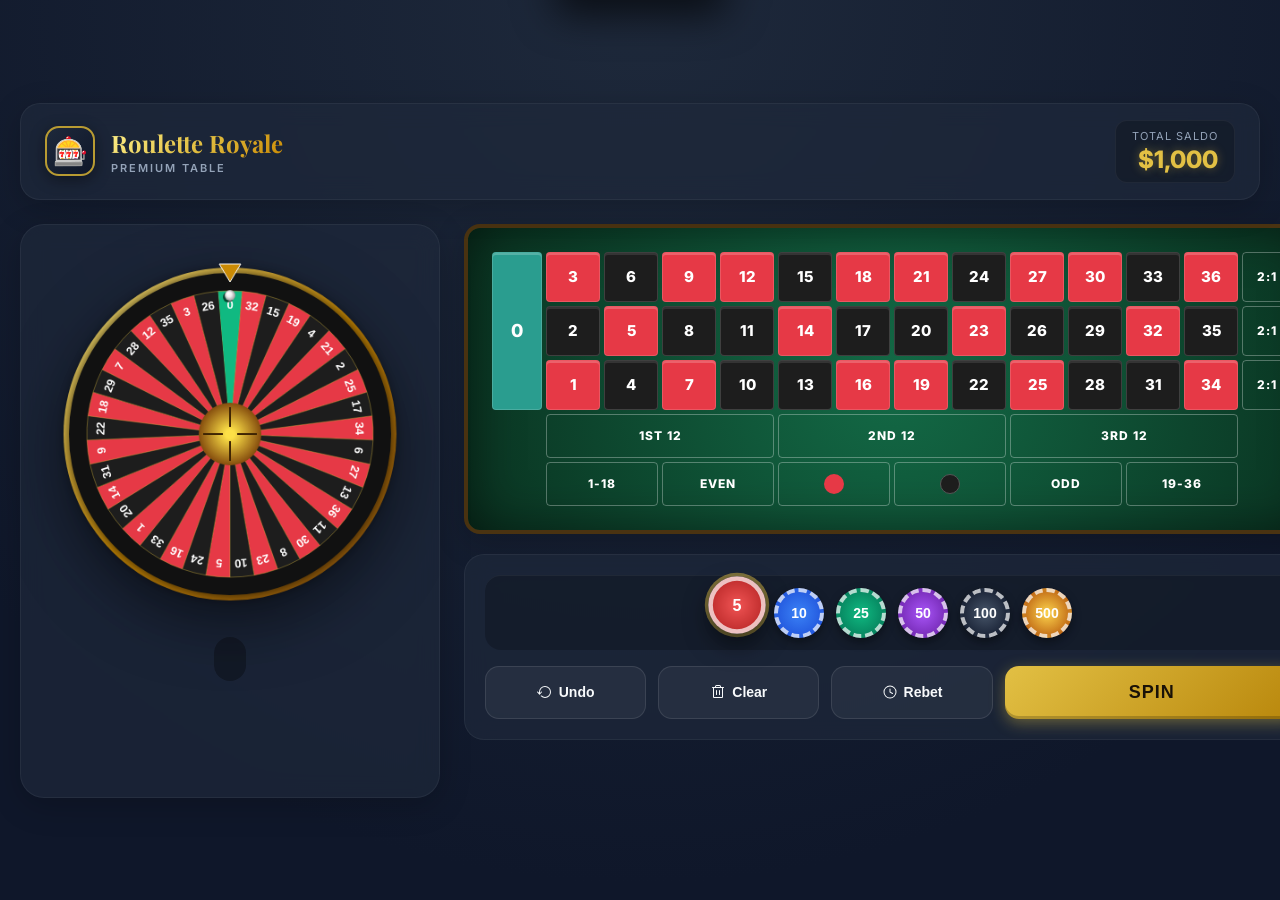
<file: public/assets/aistudio/roulette_royale_premium_ui_424d5f77.html>
<!DOCTYPE html>
<html lang="id">
<head>
<meta charset="UTF-8">
<meta name="viewport" content="width=device-width, initial-scale=1.0, maximum-scale=1.0, user-scalable=no">
<title>Roulette Royale | Premium</title>
<link href="https://fonts.googleapis.com/css2?family=Inter:wght@400;600;800&family=Playfair+Display:ital,wght@1,700&display=swap" rel="stylesheet">
<style>
  :root {
    --gold: #e2c044;
    --gold-dim: #b89b32;
    --red: #e63946;
    --red-dark: #b32632;
    --green: #2a9d8f;
    --green-dark: #1e7066;
    --black: #1d1d1d;
    --bg-dark: #0f172a;
    --bg-table: #1e293b;
    --text-main: #f8fafc;
    --text-muted: #94a3b8;
    --panel-bg: rgba(30, 41, 59, 0.7);
    --border-glow: rgba(226, 192, 68, 0.3);
    
    --shadow-soft: 0 8px 32px rgba(0, 0, 0, 0.2);
    --shadow-neon: 0 0 15px var(--border-glow);
  }

  * { box-sizing: border-box; margin: 0; padding: 0; user-select: none; }
  
  body {
    font-family: 'Inter', sans-serif;
    background: radial-gradient(circle at 50% 0%, #1e293b 0%, var(--bg-dark) 80%);
    color: var(--text-main);
    min-height: 100vh;
    padding: 20px;
    display: flex;
    justify-content: center;
    align-items: center;
    overflow-x: hidden;
  }

  .app-container {
    width: 100%;
    max-width: 1280px;
    display: flex;
    flex-direction: column;
    gap: 24px;
  }

  /* ================= HEADER ================= */
  .header {
    display: flex;
    justify-content: space-between;
    align-items: center;
    padding: 16px 24px;
    background: var(--panel-bg);
    border: 1px solid rgba(255,255,255,0.05);
    border-radius: 20px;
    backdrop-filter: blur(12px);
    -webkit-backdrop-filter: blur(12px);
    box-shadow: var(--shadow-soft);
  }

  .brand { display: flex; align-items: center; gap: 16px; }
  .logo {
    width: 50px; height: 50px;
    display: flex; align-items: center; justify-content: center;
    font-size: 28px;
    background: linear-gradient(135deg, #1e293b, #0f172a);
    border: 2px solid var(--gold-dim);
    border-radius: 14px;
    box-shadow: 0 4px 15px rgba(0,0,0,0.4);
  }
  .brand h1 {
    font-family: 'Playfair Display', serif;
    font-size: 24px;
    background: linear-gradient(135deg, #fef08a, var(--gold), #ca8a04);
    -webkit-background-clip: text;
    background-clip: text;
    -webkit-text-fill-color: transparent;
    margin-bottom: 2px;
  }
  .brand p { font-size: 11px; color: var(--text-muted); letter-spacing: 2px; text-transform: uppercase; font-weight: 600; }
  
  .balance-card {
    text-align: right;
    background: rgba(0,0,0,0.2);
    padding: 8px 16px;
    border-radius: 12px;
    border: 1px solid rgba(255,255,255,0.05);
  }
  .balance-label { display: block; font-size: 11px; color: var(--text-muted); text-transform: uppercase; letter-spacing: 1px; margin-bottom: 2px; }
  .balance-amount { font-size: 24px; font-weight: 800; color: var(--gold); text-shadow: 0 0 10px rgba(226, 192, 68, 0.4); }

  /* ================= MAIN LAYOUT ================= */
  .main-content {
    display: grid;
    grid-template-columns: 420px 1fr;
    gap: 24px;
    align-items: stretch;
  }

  /* ================= WHEEL PANEL ================= */
  .wheel-section {
    background: var(--panel-bg);
    border: 1px solid rgba(255,255,255,0.05);
    border-radius: 24px;
    padding: 30px;
    backdrop-filter: blur(12px);
    display: flex;
    flex-direction: column;
    align-items: center;
    position: relative;
    box-shadow: var(--shadow-soft);
  }

  .wheel-wrapper {
    position: relative;
    width: 100%;
    max-width: 360px;
    aspect-ratio: 1;
    filter: drop-shadow(0 20px 30px rgba(0, 0, 0, 0.5));
  }
  canvas#wheel { width: 100%; height: 100%; display: block; }

  /* ================= HISTORY & RESULT ================= */
  .history-tray {
    display: flex;
    gap: 8px;
    margin-top: 24px;
    padding: 10px 16px;
    background: rgba(0,0,0,0.3);
    border-radius: 100px;
    min-height: 44px;
    overflow: hidden;
  }
  .history-badge {
    width: 28px; height: 28px;
    border-radius: 50%;
    display: flex; align-items: center; justify-content: center;
    font-size: 11px; font-weight: 800; color: #fff;
    box-shadow: 0 2px 5px rgba(0,0,0,0.5);
    animation: slideIn 0.3s cubic-bezier(0.34, 1.56, 0.64, 1);
  }
  .history-badge.red { background: linear-gradient(135deg, var(--red), var(--red-dark)); }
  .history-badge.black { background: linear-gradient(135deg, #333, var(--black)); }
  .history-badge.green { background: linear-gradient(135deg, var(--green), var(--green-dark)); }
  @keyframes slideIn { from { opacity: 0; transform: translateX(-20px); } to { opacity: 1; transform: translateX(0); } }

  .result-display {
    text-align: center;
    margin-top: 16px;
    height: 70px;
    display: flex; flex-direction: column; align-items: center; justify-content: center;
    opacity: 0; transform: translateY(10px);
    transition: all 0.4s ease;
  }
  .result-display.show { opacity: 1; transform: translateY(0); }
  .win-number-badge {
    display: inline-flex; align-items: center; justify-content: center;
    width: 44px; height: 44px;
    border-radius: 12px;
    font-size: 20px; font-weight: 800; color: #fff;
    margin-bottom: 4px;
    box-shadow: 0 4px 15px rgba(0,0,0,0.3);
  }
  .win-msg { font-size: 14px; font-weight: 600; color: var(--text-muted); }
  .win-msg.win-active { color: var(--gold); text-shadow: 0 0 10px rgba(226, 192, 68, 0.4); font-size: 16px; }

  /* ================= BETTING PANEL ================= */
  .bet-section {
    display: flex;
    flex-direction: column;
    gap: 20px;
  }

  .table-container {
    background: #0f4f34; /* Classic Casino Green Felt */
    background-image: radial-gradient(circle, #136a46 0%, #0a3321 100%);
    border: 4px solid #4a3311; /* Wood edge */
    border-radius: 16px;
    padding: 24px;
    box-shadow: inset 0 0 50px rgba(0,0,0,0.5), var(--shadow-soft);
    overflow-x: auto;
    /* Custom Scrollbar for mobile */
    scrollbar-width: thin;
    scrollbar-color: var(--gold-dim) transparent;
  }
  .table-container::-webkit-scrollbar { height: 6px; }
  .table-container::-webkit-scrollbar-thumb { background-color: var(--gold-dim); border-radius: 10px; }

  .roulette-table {
    display: grid;
    grid-template-columns: 50px repeat(12, 54px) 50px;
    grid-template-rows: repeat(3, 50px) 44px 44px;
    gap: 4px;
    width: max-content;
    margin: 0 auto;
  }

  .bet-cell {
    display: flex; align-items: center; justify-content: center;
    font-weight: 800; font-size: 15px;
    color: #fff;
    border-radius: 4px;
    cursor: pointer;
    position: relative;
    border: 1px solid rgba(255,255,255,0.15);
    transition: all 0.15s ease;
  }
  .bet-cell:hover { filter: brightness(1.2); box-shadow: 0 0 10px rgba(255,255,255,0.3); z-index: 10; }
  .bet-cell:active { transform: scale(0.95); }
  
  .cell-red { background: var(--red); box-shadow: inset 0 2px 0 rgba(255,255,255,0.2); }
  .cell-black { background: var(--black); box-shadow: inset 0 2px 0 rgba(255,255,255,0.1); }
  .cell-green { background: var(--green); box-shadow: inset 0 2px 0 rgba(255,255,255,0.2); font-size: 18px; }
  
  .cell-outside {
    background: transparent;
    font-size: 12px;
    text-transform: uppercase;
    letter-spacing: 1px;
    border: 1px solid rgba(255,255,255,0.3);
  }
  .cell-outside:hover { background: rgba(255,255,255,0.1); }
  
  /* ================= CHIPS ================= */
  .chip-visual {
    position: absolute;
    top: 50%; left: 50%;
    width: 28px; height: 28px;
    border-radius: 50%;
    display: flex; align-items: center; justify-content: center;
    font-size: 10px; font-weight: 800;
    color: #fff;
    border: 3px dashed rgba(255,255,255,0.6);
    pointer-events: none;
    box-shadow: 0 4px 6px rgba(0,0,0,0.6), inset 0 0 4px rgba(0,0,0,0.5);
    z-index: 5;
    animation: chipDrop 0.3s cubic-bezier(0.175, 0.885, 0.32, 1.275) forwards;
  }
  @keyframes chipDrop {
    0% { transform: translate(-50%, -100px) scale(1.5); opacity: 0; }
    100% { transform: translate(-50%, -50%) scale(1); opacity: 1; }
  }
  
  .val-5 { background: radial-gradient(circle, #f05454, #b22222); }
  .val-10 { background: radial-gradient(circle, #3b82f6, #1d4ed8); }
  .val-25 { background: radial-gradient(circle, #10b981, #047857); }
  .val-50 { background: radial-gradient(circle, #a855f7, #6b21a8); }
  .val-100 { background: radial-gradient(circle, #475569, #0f172a); }
  .val-500 { background: radial-gradient(circle, #fcd34d, #b45309); color: #000; border-color: #000; }

  /* ================= CONTROLS ================= */
  .control-dock {
    display: flex;
    flex-direction: column;
    gap: 16px;
    background: var(--panel-bg);
    padding: 20px;
    border-radius: 20px;
    border: 1px solid rgba(255,255,255,0.05);
    backdrop-filter: blur(12px);
  }

  .chip-rack {
    display: flex;
    gap: 12px;
    justify-content: center;
    flex-wrap: wrap;
    background: rgba(0,0,0,0.2);
    padding: 12px;
    border-radius: 16px;
    border-top: 1px solid rgba(255,255,255,0.05);
  }
  
  .chip-select {
    width: 50px; height: 50px;
    border-radius: 50%;
    border: 4px dashed rgba(255,255,255,0.7);
    font-weight: 800; font-size: 14px;
    color: #fff;
    cursor: pointer;
    transition: all 0.2s cubic-bezier(0.4, 0, 0.2, 1);
    box-shadow: 0 4px 10px rgba(0,0,0,0.4);
    position: relative;
  }
  .chip-select:hover { transform: translateY(-4px); }
  .chip-select.active {
    transform: translateY(-8px) scale(1.15);
    box-shadow: 0 10px 20px rgba(0,0,0,0.5), 0 0 0 3px rgba(226, 192, 68, 0.5);
    border-style: solid;
  }

  .action-buttons {
    display: flex;
    gap: 12px;
  }
  .btn {
    flex: 1;
    padding: 16px 12px;
    border-radius: 14px;
    border: none;
    font-weight: 700;
    font-size: 14px;
    cursor: pointer;
    transition: all 0.2s ease;
    display: flex; align-items: center; justify-content: center; gap: 6px;
  }
  .btn-secondary {
    background: rgba(255,255,255,0.05);
    color: var(--text-main);
    border: 1px solid rgba(255,255,255,0.1);
  }
  .btn-secondary:hover { background: rgba(255,255,255,0.1); }
  
  .btn-spin {
    flex: 2;
    background: linear-gradient(135deg, var(--gold), #b8860b);
    color: #1a1207;
    font-size: 18px;
    font-weight: 800;
    letter-spacing: 1px;
    box-shadow: 0 4px 15px rgba(226, 192, 68, 0.4), inset 0 -3px 0 rgba(0,0,0,0.2);
  }
  .btn-spin:hover:not(:disabled) {
    transform: translateY(-2px);
    box-shadow: 0 8px 25px rgba(226, 192, 68, 0.6), inset 0 -3px 0 rgba(0,0,0,0.2);
    filter: brightness(1.1);
  }
  .btn-spin:active:not(:disabled) {
    transform: translateY(2px);
    box-shadow: none;
  }
  .btn-spin:disabled {
    background: #334155; color: #64748b;
    box-shadow: none; cursor: not-allowed;
  }

  /* ================= NOTIFICATION ================= */
  .toast-container {
    position: fixed;
    top: 24px; left: 50%;
    transform: translate(-50%, -150%);
    background: rgba(15, 23, 42, 0.95);
    border: 1px solid var(--gold-dim);
    color: #fff;
    padding: 14px 28px;
    border-radius: 12px;
    font-size: 15px;
    font-weight: 600;
    z-index: 1000;
    transition: transform 0.4s cubic-bezier(0.34, 1.56, 0.64, 1);
    backdrop-filter: blur(10px);
    box-shadow: 0 15px 40px rgba(0,0,0,0.7);
    display: flex; align-items: center; gap: 10px;
  }
  .toast-container.show { transform: translate(-50%, 0); }
  .toast-icon { font-size: 18px; }

  /* ================= RESPONSIVE ================= */
  @media (max-width: 1024px) {
    .main-content { grid-template-columns: 1fr; }
    .wheel-section { max-width: 500px; margin: 0 auto; width: 100%; }
  }
  @media (max-width: 640px) {
    body { padding: 12px; align-items: flex-start; }
    .header { padding: 12px 16px; border-radius: 16px; }
    .logo { width: 40px; height: 40px; font-size: 20px; border-radius: 10px; }
    .brand h1 { font-size: 18px; }
    .balance-amount { font-size: 20px; }
    
    .table-container { padding: 16px; border-width: 2px; }
    .roulette-table {
      /* Sedikit dikecilkan tapi tetap bisa di-tap */
      grid-template-columns: 44px repeat(12, 46px) 44px;
      grid-template-rows: repeat(3, 46px) 40px 40px;
    }
    
    .action-buttons { flex-wrap: wrap; }
    .btn-secondary { flex: 1 1 30%; font-size: 12px; padding: 12px 8px; }
    .btn-spin { flex: 1 1 100%; padding: 16px; }
  }
</style>
</head>
<body>

<div class="app-container">
  <!-- Header -->
  <header class="header">
    <div class="brand">
      <div class="logo">🎰</div>
      <div>
        <h1>Roulette Royale</h1>
        <p>Premium Table</p>
      </div>
    </div>
    <div class="balance-card">
      <span class="balance-label">Total Saldo</span>
      <span class="balance-amount" id="balanceText">$1,000</span>
    </div>
  </header>

  <!-- Main Game Area -->
  <main class="main-content">
    
    <!-- Left: Wheel & History -->
    <aside class="wheel-section">
      <div class="wheel-wrapper">
        <canvas id="wheel"></canvas>
      </div>
      
      <div class="history-tray" id="historyTray">
        <!-- History injected here -->
      </div>
      
      <div class="result-display" id="resultDisplay">
        <div class="win-number-badge" id="winBadge">--</div>
        <div class="win-msg" id="winMsg">Pasang taruhan Anda</div>
      </div>
    </aside>

    <!-- Right: Betting Table & Controls -->
    <section class="bet-section">
      <!-- Table -->
      <div class="table-container">
        <div class="roulette-table" id="bettingTable">
          <!-- Table generated via JS -->
        </div>
      </div>

      <!-- Controls -->
      <div class="control-dock">
        <div class="chip-rack" id="chipRack">
          <button class="chip-select val-5 active" data-val="5">5</button>
          <button class="chip-select val-10" data-val="10">10</button>
          <button class="chip-select val-25" data-val="25">25</button>
          <button class="chip-select val-50" data-val="50">50</button>
          <button class="chip-select val-100" data-val="100">100</button>
          <button class="chip-select val-500" data-val="500">500</button>
        </div>
        
        <div class="action-buttons">
          <button class="btn btn-secondary" id="btnUndo">
            <svg width="16" height="16" fill="currentColor" viewBox="0 0 256 256"><path d="M224,128a96,96,0,0,1-94.71,96H128A95.38,95.38,0,0,1,62.1,196.56a8,8,0,0,1,11.8-10.92A79.44,79.44,0,0,0,128,208h1.22A80,80,0,0,0,208,128c0-42.59-33.37-77.71-75.14-79.88A79.52,79.52,0,0,0,48,128v14.47l18.42-20.21a8,8,0,0,1,11.84,10.78l-32,35.08a8,8,0,0,1-11.85-.09l-32-35.08a8,8,0,1,1,11.86-10.78L32,141.25V128a96,96,0,0,1,192,0Z"></path></svg>
            Undo
          </button>
          <button class="btn btn-secondary" id="btnClear">
            <svg width="16" height="16" fill="currentColor" viewBox="0 0 256 256"><path d="M216,48H176V40a24,24,0,0,0-24-24H104A24,24,0,0,0,80,40v8H40a8,8,0,0,0,0,16h8V208a16,16,0,0,0,16,16H192a16,16,0,0,0,16-16V64h8a8,8,0,0,0,0-16ZM96,40a8,8,0,0,1,8-8h48a8,8,0,0,1,8,8v8H96Zm96,168H64V64H192ZM112,104v64a8,8,0,0,1-16,0V104a8,8,0,0,1,16,0Zm48,0v64a8,8,0,0,1-16,0V104a8,8,0,0,1,16,0Z"></path></svg>
            Clear
          </button>
          <button class="btn btn-secondary" id="btnRebet" disabled>
            <svg width="16" height="16" fill="currentColor" viewBox="0 0 256 256"><path d="M136,80v43.47l36.12,21.67a8,8,0,0,1-8.24,13.72l-40-24A8,8,0,0,1,120,128V80a8,8,0,0,1,16,0Zm96,48A104,104,0,1,1,128,24,104.11,104.11,0,0,1,232,128Zm-16,0a88,88,0,1,0-88,88A88.1,88.1,0,0,0,216,128Z"></path></svg>
            Rebet
          </button>
          <button class="btn btn-spin" id="btnSpin">SPIN</button>
        </div>
      </div>
    </section>
  </main>
</div>

<!-- Custom Toast -->
<div class="toast-container" id="toastBox">
  <span class="toast-icon">⚠️</span>
  <span id="toastMsg">Pesan Error</span>
</div>

<script>
/**
 * ROULETTE ROYALE - PREMIUM LOGIC
 */

/* --- Constants --- */
const WHEEL_NUMBERS = [0,32,15,19,4,21,2,25,17,34,6,27,13,36,11,30,8,23,10,5,24,16,33,1,20,14,31,9,22,18,29,7,28,12,35,3,26];
const RED_NUMS = [1,3,5,7,9,12,14,16,18,19,21,23,25,27,30,32,34,36];
const SLICE_ANGLE = (Math.PI * 2) / 37;

const PAYOUTS = {
  red: 1, black: 1, odd: 1, even: 1, low: 1, high: 1,
  dozen1: 2, dozen2: 2, dozen3: 2,
  col1: 2, col2: 2, col3: 2,
};

/* --- State --- */
let balance = 1000;
let currentBets = {};       // { "n-0": 5, "red": 25 }
let previousBets = {};      // For rebet feature
let betHistoryLog = [];     // For undo feature: [{id: 'red', val: 5}]
let selectedChipVal = 5;
let isSpinning = false;
let resultHistory = [];

/* --- Canvas Vars --- */
const cvs = document.getElementById('wheel');
const ctx = cvs.getContext('2d');
const BASE_SIZE = 400;
const D_PR = Math.min(window.devicePixelRatio || 1, 2);
cvs.width = BASE_SIZE * D_PR;
cvs.height = BASE_SIZE * D_PR;
ctx.scale(D_PR, D_PR);

let wheelAngle = 0;
let ballAngle = -Math.PI / 2;
let ballRadius = 155; 

/* --- Helper Functions --- */
const isRed = (n) => RED_NUMS.includes(n);
const getColor = (n) => n === 0 ? 'green' : (isRed(n) ? 'red' : 'black');
const formatCur = (n) => '$' + n.toLocaleString('en-US');

function showToast(msg, icon = '⚠️') {
  const t = document.getElementById('toastBox');
  document.getElementById('toastMsg').textContent = msg;
  t.querySelector('.toast-icon').textContent = icon;
  t.classList.add('show');
  setTimeout(() => t.classList.remove('show'), 2500);
}

/* --- Build Table --- */
function initTable() {
  const t = document.getElementById('bettingTable');
  t.innerHTML = '';

  // Zero
  const zero = document.createElement('div');
  zero.className = 'bet-cell cell-green';
  zero.dataset.bet = 'n-0';
  zero.innerHTML = '0';
  zero.style.gridColumn = '1';
  zero.style.gridRow = '1 / span 3';
  t.appendChild(zero);

  // Numbers 1-36
  for (let c = 0; c < 12; c++) {
    const nums = [3 + c*3, 2 + c*3, 1 + c*3];
    for (let r = 0; r < 3; r++) {
      const n = nums[r];
      const cell = document.createElement('div');
      cell.className = `bet-cell cell-${getColor(n)}`;
      cell.dataset.bet = `n-${n}`;
      cell.innerHTML = n;
      cell.style.gridColumn = String(c + 2);
      cell.style.gridRow = String(r + 1);
      t.appendChild(cell);
    }
  }

  // Columns (2:1)
  for (let r = 0; r < 3; r++) {
    const cell = document.createElement('div');
    cell.className = 'bet-cell cell-outside';
    cell.dataset.bet = `col${3-r}`; // col3 is top row, col1 is bottom row
    cell.innerHTML = '2:1';
    cell.style.gridColumn = '14';
    cell.style.gridRow = String(r + 1);
    t.appendChild(cell);
  }

  // Dozens
  const dozens = [
    {id: 'dozen1', txt: '1st 12', c: 2},
    {id: 'dozen2', txt: '2nd 12', c: 6},
    {id: 'dozen3', txt: '3rd 12', c: 10}
  ];
  dozens.forEach(d => {
    const cell = document.createElement('div');
    cell.className = 'bet-cell cell-outside';
    cell.dataset.bet = d.id;
    cell.innerHTML = d.txt;
    cell.style.gridColumn = `${d.c} / span 4`;
    cell.style.gridRow = '4';
    t.appendChild(cell);
  });

  // Bottom Outside
  const bottoms = [
    {id: 'low', txt: '1-18', c: 2},
    {id: 'even', txt: 'EVEN', c: 4},
    {id: 'red', txt: '<div style="width:20px;height:20px;background:#e63946;border-radius:50%;margin:0 auto;"></div>', c: 6},
    {id: 'black', txt: '<div style="width:20px;height:20px;background:#1d1d1d;border-radius:50%;margin:0 auto;border:1px solid #555;"></div>', c: 8},
    {id: 'odd', txt: 'ODD', c: 10},
    {id: 'high', txt: '19-36', c: 12}
  ];
  bottoms.forEach(b => {
    const cell = document.createElement('div');
    cell.className = 'bet-cell cell-outside';
    cell.dataset.bet = b.id;
    cell.innerHTML = b.txt;
    cell.style.gridColumn = `${b.c} / span 2`;
    cell.style.gridRow = '5';
    t.appendChild(cell);
  });

  // Events
  t.querySelectorAll('.bet-cell').forEach(cell => {
    cell.addEventListener('click', () => placeBet(cell.dataset.bet));
    // Right click to remove bet
    cell.addEventListener('contextmenu', e => { e.preventDefault(); removeBet(cell.dataset.bet); });
  });
}

/* --- Betting Logic --- */
function updateBalanceUI() {
  document.getElementById('balanceText').textContent = formatCur(balance);
}

function renderChips() {
  // Clear all existing chips visually
  document.querySelectorAll('.chip-visual').forEach(c => c.remove());
  
  for (const [id, amount] of Object.entries(currentBets)) {
    const cell = document.querySelector(`.bet-cell[data-bet="${id}"]`);
    if (!cell) continue;
    
    const chip = document.createElement('div');
    chip.className = `chip-visual val-${getVisualChipTier(amount)}`;
    chip.innerHTML = amount > 999 ? (amount/1000).toFixed(1)+'k' : amount;
    cell.appendChild(chip);
  }
  
  // Enable/disable Rebet
  document.getElementById('btnRebet').disabled = Object.keys(previousBets).length === 0 || isSpinning;
}

function getVisualChipTier(amt) {
  if(amt >= 500) return 500;
  if(amt >= 100) return 100;
  if(amt >= 50) return 50;
  if(amt >= 25) return 25;
  if(amt >= 10) return 10;
  return 5;
}

function placeBet(id) {
  if(isSpinning) return;
  if(balance < selectedChipVal) {
    showToast('Saldo tidak mencukupi!', '💳');
    return;
  }
  
  balance -= selectedChipVal;
  currentBets[id] = (currentBets[id] || 0) + selectedChipVal;
  betHistoryLog.push({id, val: selectedChipVal});
  
  updateBalanceUI();
  renderChips();
}

function removeBet(id) {
  if(isSpinning || !currentBets[id]) return;
  const amt = Math.min(selectedChipVal, currentBets[id]);
  
  currentBets[id] -= amt;
  if(currentBets[id] <= 0) delete currentBets[id];
  balance += amt;
  
  // Remove from history log
  const idx = betHistoryLog.map(b=>b.id).lastIndexOf(id);
  if(idx > -1) betHistoryLog.splice(idx, 1);
  
  updateBalanceUI();
  renderChips();
}

function handleUndo() {
  if(isSpinning || betHistoryLog.length === 0) return;
  const last = betHistoryLog.pop();
  
  currentBets[last.id] -= last.val;
  if(currentBets[last.id] <= 0) delete currentBets[last.id];
  balance += last.val;
  
  updateBalanceUI();
  renderChips();
}

function handleClear() {
  if(isSpinning || Object.keys(currentBets).length === 0) return;
  let refunded = 0;
  for(let b in currentBets) refunded += currentBets[b];
  
  balance += refunded;
  currentBets = {};
  betHistoryLog = [];
  
  updateBalanceUI();
  renderChips();
}

function handleRebet() {
  if(isSpinning || Object.keys(previousBets).length === 0) return;
  
  // Calculate total needed
  let totalNeeded = 0;
  for(let b in previousBets) totalNeeded += previousBets[b];
  
  if(balance < totalNeeded) {
    showToast('Saldo tidak cukup untuk Rebet!', '💳');
    return;
  }
  
  // Execute Rebet
  handleClear(); // clear current if any
  for(let b in previousBets) {
    currentBets[b] = previousBets[b];
    balance -= previousBets[b];
    // Add to history log as bulk block for simplicity (or individual, but bulk is fine)
    betHistoryLog.push({id: b, val: previousBets[b]}); 
  }
  
  updateBalanceUI();
  renderChips();
  showToast('Taruhan diulang.', '🔄');
}

/* --- Validation Logic --- */
function checkWin(id, n) {
  if (id.startsWith('n-')) return parseInt(id.split('-')[1]) === n;
  if (n === 0) return false; // 0 always loses outside bets
  
  if (id === 'red') return isRed(n);
  if (id === 'black') return !isRed(n);
  if (id === 'even') return n % 2 === 0;
  if (id === 'odd') return n % 2 !== 0;
  if (id === 'low') return n >= 1 && n <= 18;
  if (id === 'high') return n >= 19 && n <= 36;
  if (id === 'dozen1') return n >= 1 && n <= 12;
  if (id === 'dozen2') return n >= 13 && n <= 24;
  if (id === 'dozen3') return n >= 25 && n <= 36;
  
  if (id === 'col1') return n % 3 === 1;
  if (id === 'col2') return n % 3 === 2;
  if (id === 'col3') return n % 3 === 0;
  
  return false;
}

/* --- Canvas Rendering --- */
function drawWheel() {
  ctx.clearRect(0,0, BASE_SIZE, BASE_SIZE);
  const cx = BASE_SIZE/2, cy = BASE_SIZE/2;
  const radius = 180;

  ctx.save();
  ctx.translate(cx, cy);
  ctx.rotate(wheelAngle);

  // Outer Metal Rim
  ctx.beginPath();
  ctx.arc(0,0, radius+6, 0, Math.PI*2);
  const rimGrad = ctx.createLinearGradient(-radius,-radius, radius,radius);
  rimGrad.addColorStop(0, '#fef08a');
  rimGrad.addColorStop(0.5, '#ca8a04');
  rimGrad.addColorStop(1, '#854d0e');
  ctx.fillStyle = rimGrad;
  ctx.fill();
  ctx.shadowColor = 'rgba(0,0,0,0.8)';
  ctx.shadowBlur = 15;
  
  // Track (Black inner shadow)
  ctx.beginPath();
  ctx.arc(0,0, radius, 0, Math.PI*2);
  ctx.fillStyle = '#111';
  ctx.fill();
  ctx.shadowColor = 'transparent';

  // Slices
  const sliceRadius = radius - 20;
  ctx.font = 'bold 13px Inter, sans-serif';
  ctx.textAlign = 'center';
  ctx.textBaseline = 'middle';

  for(let i=0; i<37; i++) {
    const num = WHEEL_NUMBERS[i];
    const startAngle = i * SLICE_ANGLE - Math.PI/2 - SLICE_ANGLE/2;
    const endAngle = startAngle + SLICE_ANGLE;
    
    ctx.beginPath();
    ctx.moveTo(0,0);
    ctx.arc(0,0, sliceRadius, startAngle, endAngle);
    
    let color = num === 0 ? '#10b981' : (isRed(num) ? '#e63946' : '#1d1d1d');
    ctx.fillStyle = color;
    ctx.fill();
    
    // Golden border between slices
    ctx.strokeStyle = 'rgba(226, 192, 68, 0.4)';
    ctx.lineWidth = 1;
    ctx.stroke();

    // Text
    const textAngle = startAngle + SLICE_ANGLE/2;
    const tx = Math.cos(textAngle) * (sliceRadius - 16);
    const ty = Math.sin(textAngle) * (sliceRadius - 16);
    
    ctx.save();
    ctx.translate(tx, ty);
    ctx.rotate(textAngle + Math.PI/2);
    ctx.fillStyle = '#ffffff';
    ctx.fillText(num, 0, 0);
    ctx.restore();
  }

  // Center Hub
  ctx.beginPath();
  ctx.arc(0,0, 35, 0, Math.PI*2);
  const centerGrad = ctx.createRadialGradient(0,0,5, 0,0,35);
  centerGrad.addColorStop(0, '#fde047');
  centerGrad.addColorStop(1, '#854d0e');
  ctx.fillStyle = centerGrad;
  ctx.fill();
  
  // Hub decorations
  ctx.strokeStyle = '#3f2503';
  ctx.lineWidth = 2;
  for(let j=0; j<4; j++) {
    ctx.beginPath();
    ctx.moveTo(0, 8);
    ctx.lineTo(0, 30);
    ctx.stroke();
    ctx.rotate(Math.PI/2);
  }
  ctx.restore(); // Undo wheel rotation

  // --- Ball Render ---
  const bx = cx + Math.cos(ballAngle) * ballRadius;
  const by = cy + Math.sin(ballAngle) * ballRadius;
  
  // Ball shadow
  ctx.beginPath();
  ctx.arc(bx-2, by+2, 6, 0, Math.PI*2);
  ctx.fillStyle = 'rgba(0,0,0,0.6)';
  ctx.fill();
  
  // Ball body
  ctx.beginPath();
  ctx.arc(bx, by, 6, 0, Math.PI*2);
  const bGrad = ctx.createRadialGradient(bx-2,by-2,1, bx,by,6);
  bGrad.addColorStop(0, '#fff');
  bGrad.addColorStop(0.4, '#eee');
  bGrad.addColorStop(1, '#999');
  ctx.fillStyle = bGrad;
  ctx.fill();

  // Pointer (Top)
  ctx.beginPath();
  ctx.moveTo(cx - 12, 10);
  ctx.lineTo(cx + 12, 10);
  ctx.lineTo(cx, 30);
  ctx.closePath();
  ctx.fillStyle = '#ca8a04';
  ctx.fill();
  ctx.strokeStyle = '#fff';
  ctx.lineWidth = 1;
  ctx.stroke();
}

/* --- Spin Mechanics --- */
function startSpin() {
  if (isSpinning) return;
  if (Object.keys(currentBets).length === 0) {
    showToast('Pasang taruhan terlebih dahulu!', '👆');
    return;
  }

  isSpinning = true;
  document.getElementById('btnSpin').disabled = true;
  document.getElementById('btnUndo').disabled = true;
  document.getElementById('btnClear').disabled = true;
  document.getElementById('btnRebet').disabled = true;
  
  // Hide previous result text
  document.getElementById('resultDisplay').classList.remove('show');

  // Determine winner
  const winIndex = Math.floor(Math.random() * 37);
  const winNumber = WHEEL_NUMBERS[winIndex];

  // Calculate Rotations
  const baseRotations = 8; 
  const currentRot = wheelAngle % (Math.PI*2);
  
  // Target angles
  const targetWheelAngle = currentRot + (Math.PI * 2 * baseRotations) - (winIndex * SLICE_ANGLE);
  const targetBallAngle = targetWheelAngle - (Math.PI/2); // Align top

  const duration = 5000;
  const startT = performance.now();
  const startWheel = wheelAngle;
  const startBall = ballAngle;
  
  const outerR = 170; // Ball track radius
  const innerR = 145; // Pocket radius

  function animate(now) {
    let t = (now - startT) / duration;
    if (t > 1) t = 1;
    
    // EaseOutQuart
    const ease = 1 - Math.pow(1 - t, 4);

    // Rotate Wheel (clockwise)
    wheelAngle = startWheel + (targetWheelAngle - startWheel) * ease;
    
    // Rotate Ball (counter-clockwise, lots of spins)
    const ballSpins = 12 * Math.PI * 2; 
    ballAngle = startBall - (ballSpins * ease);

    // Ball dropping radius logic
    if (t < 0.6) {
      ballRadius = outerR; // Stay on outer track
    } else {
      // Drop into pocket
      const dropT = (t - 0.6) / 0.4;
      const dropEase = 1 - Math.pow(1 - dropT, 3);
      ballRadius = outerR - ((outerR - innerR) * dropEase);
      
      // Sync ball angle precisely to the slot at the end
      if(t > 0.9) {
          const syncT = (t - 0.9) / 0.1;
          const currentSlotAngle = wheelAngle - (Math.PI/2) + (winIndex * SLICE_ANGLE);
          // Gently lock to slot
          ballAngle = ballAngle * (1-syncT) + currentSlotAngle * syncT;
      }
    }

    drawWheel();

    if (t < 1) {
      requestAnimationFrame(animate);
    } else {
      finishSpin(winNumber);
    }
  }
  
  requestAnimationFrame(animate);
}

function finishSpin(winNumber) {
  previousBets = {...currentBets}; // Save for Rebet
  
  let totalWin = 0;
  for(let id in currentBets) {
    if(checkWin(id, winNumber)) {
      const multiplier = PAYOUTS[id] || 35; // numbers pay 35:1
      totalWin += currentBets[id] + (currentBets[id] * multiplier);
    }
  }

  balance += totalWin;
  updateBalanceUI();
  updateHistory(winNumber);
  showResult(winNumber, totalWin);

  // Reset Board
  currentBets = {};
  betHistoryLog = [];
  renderChips();

  // UI Reset
  isSpinning = false;
  document.getElementById('btnSpin').disabled = false;
  document.getElementById('btnUndo').disabled = false;
  document.getElementById('btnClear').disabled = false;
  // Rebet button status handled in renderChips
}

function updateHistory(num) {
  resultHistory.unshift(num);
  if(resultHistory.length > 10) resultHistory.pop();
  
  const tray = document.getElementById('historyTray');
  tray.innerHTML = '';
  
  resultHistory.forEach(n => {
    const el = document.createElement('div');
    el.className = `history-badge ${getColor(n)}`;
    el.textContent = n;
    tray.appendChild(el);
  });
}

function showResult(num, totalWin) {
  const badge = document.getElementById('winBadge');
  const msg = document.getElementById('winMsg');
  const display = document.getElementById('resultDisplay');

  badge.textContent = num;
  badge.className = `win-number-badge ${getColor(num) === 'red' ? 'val-5' : (getColor(num) === 'black' ? 'val-100' : 'val-25')}`;
  
  if (totalWin > 0) {
    msg.textContent = `MENANG ${formatCur(totalWin)} 🎉`;
    msg.className = 'win-msg win-active';
  } else {
    msg.textContent = `Tidak ada kemenangan. Coba lagi!`;
    msg.className = 'win-msg';
  }

  display.classList.add('show');
}

/* --- Initialization --- */
document.addEventListener('DOMContentLoaded', () => {
  initTable();
  drawWheel();
  updateBalanceUI();
  
  // Chip Select Events
  document.querySelectorAll('.chip-select').forEach(btn => {
    btn.addEventListener('click', () => {
      document.querySelectorAll('.chip-select').forEach(c => c.classList.remove('active'));
      btn.classList.add('active');
      selectedChipVal = parseInt(btn.dataset.val);
    });
  });

  // Buttons
  document.getElementById('btnUndo').addEventListener('click', handleUndo);
  document.getElementById('btnClear').addEventListener('click', handleClear);
  document.getElementById('btnRebet').addEventListener('click', handleRebet);
  document.getElementById('btnSpin').addEventListener('click', startSpin);
});

</script>
</body>
</html>
</file>
